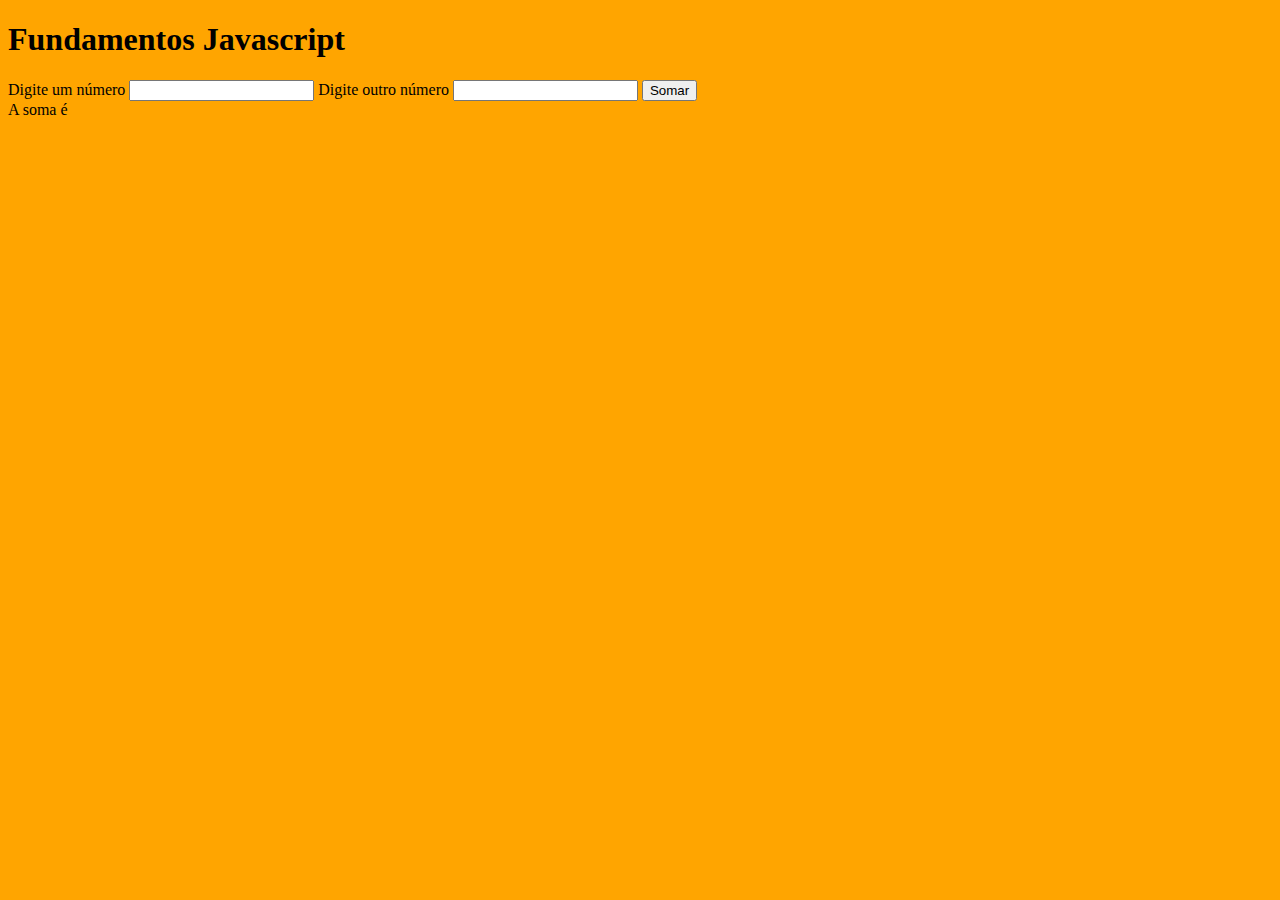
<file: fase02/index.html>
<!DOCTYPE html>
<html lang="pt-br">
<head>
    <meta charset="UTF-8">
    <meta name="viewport" content="width=device-width, initial-scale=1.0">
    <meta http-equiv="X-UA-Compatible" content="ie=edge">    
    <link rel="stylesheet" href="style.css">    
    <title>Fase 02</title>

</head>
<body>

    <h1>Fundamentos Javascript</h1>

    <form action="" method="POST">
        <label for="num1">Digite um número</label>
        <input name="num1" id="num1" onchange="somar();">
        <label for="num2">Digite outro número</label>
        <input name="num2" id="num2" onchange="somar();">
        <button onclick="somar();">Somar</button>
        <br>
        <span>A soma é</span><span id="total"></span>
    </form>    

<script src="comportamento.js"></script>
      
</body>
</html>
</file>
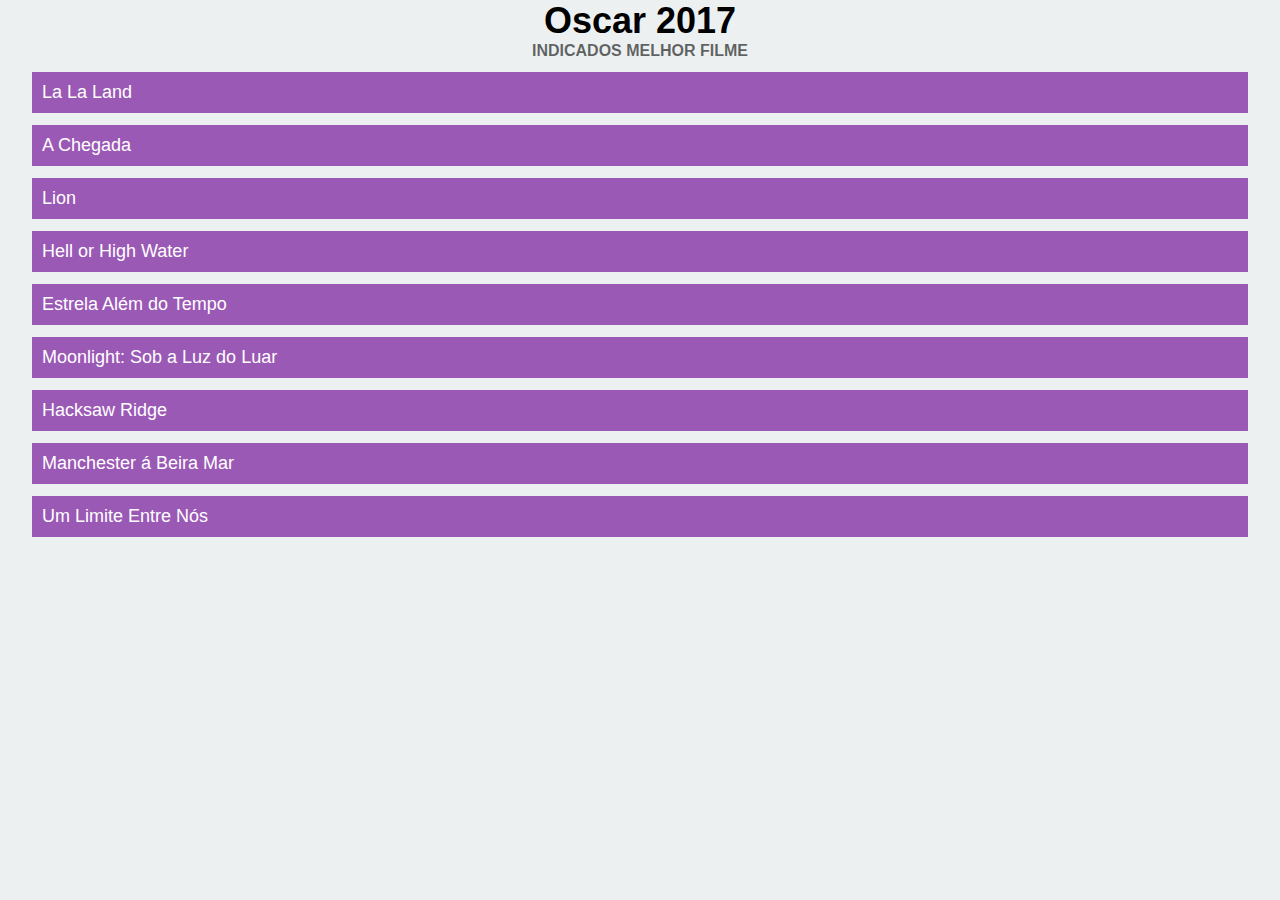
<file: projeto-001/index.html>
<!DOCTYPE html>
<html lang="pt-br">
<head>
    <meta charset="UTF-8">
    <link rel="stylesheet" href="style.css">
    <title>Oscar 2017</title>
</head>
<body>  
    <h1>Oscar 2017</h1>
    <h2>Indicados Melhor Filme</h2>

    <ul>
        <li>La La Land</li>
        <li>A Chegada</li>
        <li>Lion</li>
        <li>Hell or High Water</li>
        <li>Estrela Além do Tempo</li>
        <li>Moonlight: Sob a Luz do Luar</li>
        <li>Hacksaw Ridge</li>
        <li>Manchester á Beira Mar</li>
        <li>Um Limite Entre Nós</li>
    </ul>

</body>    
</html>
</file>
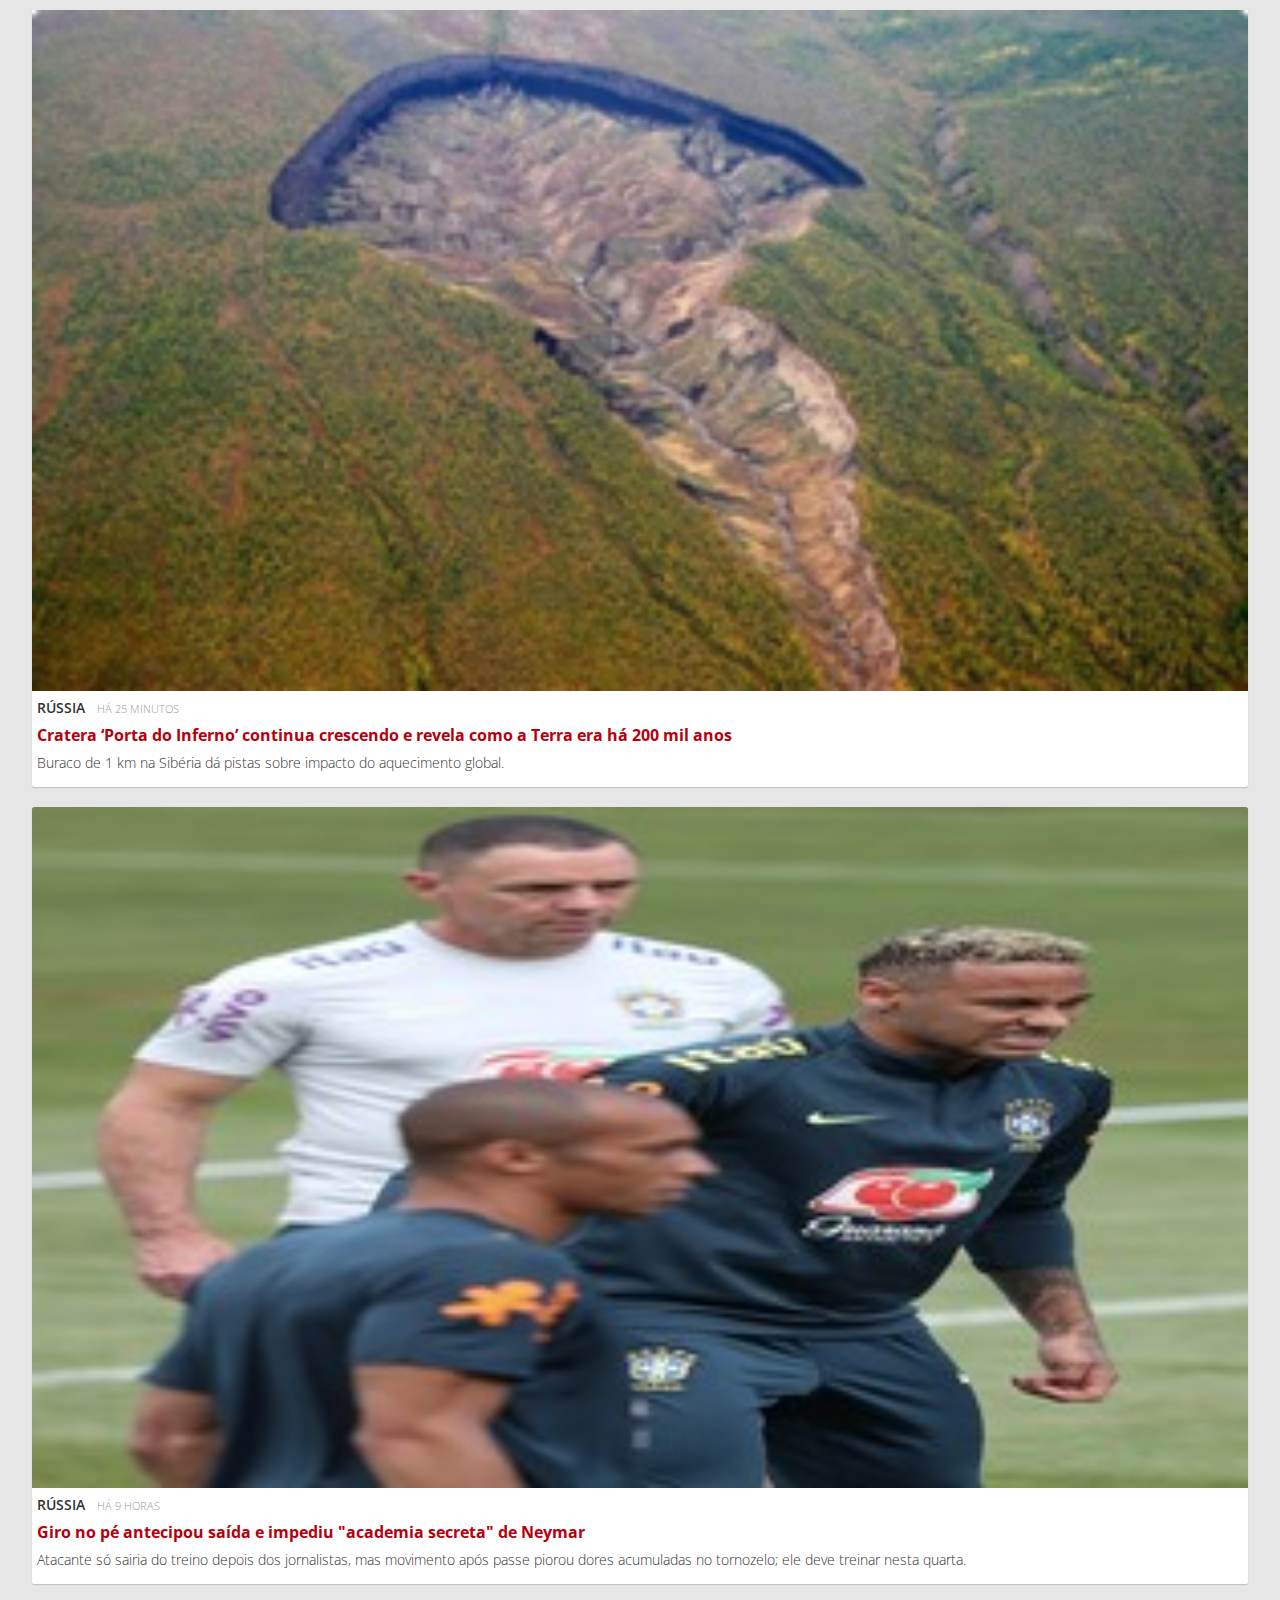
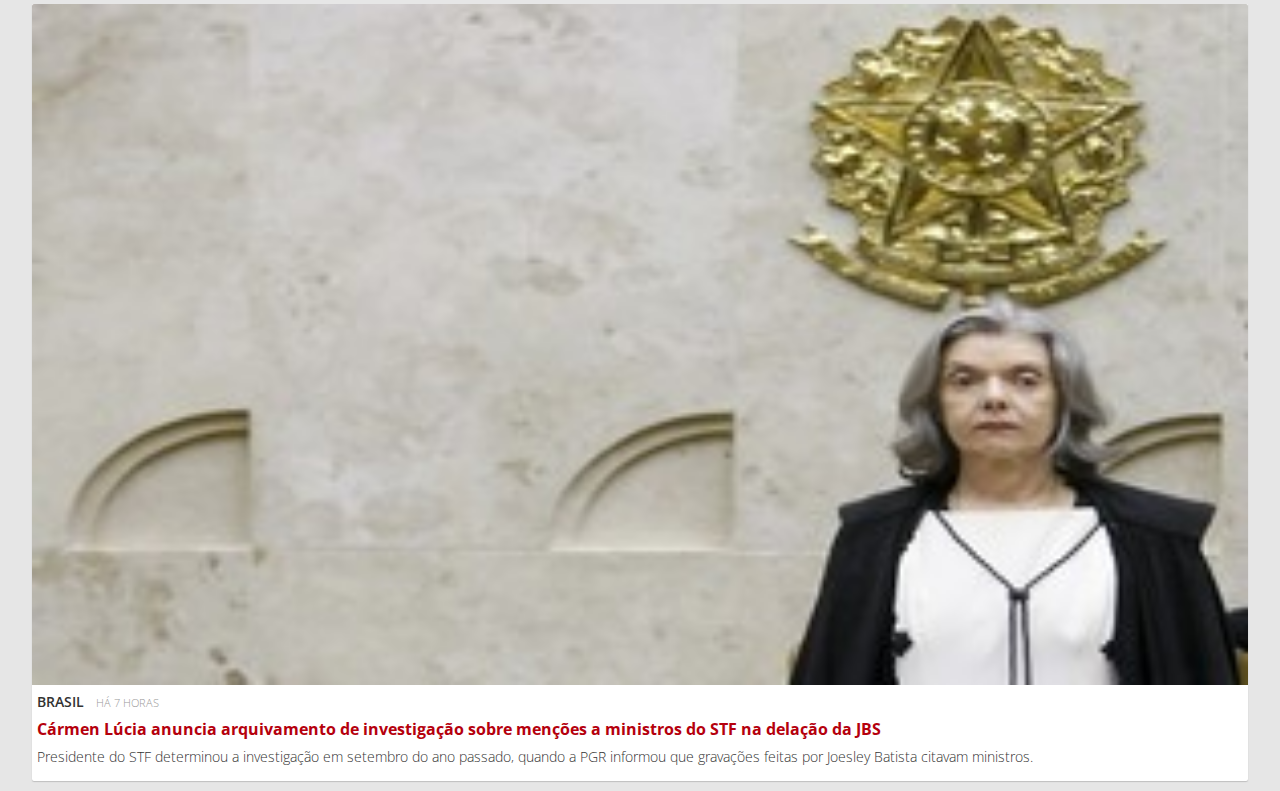
<file: projeto-002/index.html>
<!DOCTYPE html>

<html lang="pt-br">

<head>
    <meta charset="UTF-8">
    <link rel="stylesheet" href="css/style.css">
    <title>Projeto 002</title>
</head> 

<body>
    <section id="noticias"> 

        <article>           
            <a href="https://g1.globo.com/ciencia-e-saude/noticia/porta-do-inferno-a-gigantesca-cratera-que-continua-crescendo-e-revela-como-a-terra-era-ha-200-mil-anos.ghtml" target="_blank">
            <img src="imagens/cratera.png" alt="Foto Cratera Russa"> 
            </a>           
            <span class="local">Rússia</span>
            <span class="hora">Há 25 minutos</span>
            <a href="https://g1.globo.com/ciencia-e-saude/noticia/porta-do-inferno-a-gigantesca-cratera-que-continua-crescendo-e-revela-como-a-terra-era-ha-200-mil-anos.ghtml" target="_blank">
            <h2 class="titulo-not">Cratera ‘Porta do Inferno’ continua crescendo e revela como a Terra era há 200 mil anos</h2>
            </a>
            <p class="not">Buraco de 1 km na Sibéria dá pistas sobre impacto do aquecimento global.</p>
        </article>
        
        <article>
            <a href="https://globoesporte.globo.com/futebol/selecao-brasileira/noticia/giro-no-pe-antecipou-saida-e-impediu-academia-secreta-de-neymar.ghtml" target="_blank">
            <img src="imagens/neymar.jpg" alt="Foto Jogador Neymar">
            </a>
            <span class="local">Rússia</span>  
            <span class="hora">Há 9 horas</span>
            <a href="https://globoesporte.globo.com/futebol/selecao-brasileira/noticia/giro-no-pe-antecipou-saida-e-impediu-academia-secreta-de-neymar.ghtml" target="_blank">
            <h2 class="titulo-not">Giro no pé antecipou saída e impediu "academia secreta" de Neymar</h2>
            </a> 
            <p class="not">Atacante só sairia do treino depois dos jornalistas, mas movimento após passe piorou dores acumuladas no tornozelo; ele deve treinar nesta quarta.</p>                     
        </article>

        <article>
            <a href="https://g1.globo.com/politica/noticia/carmen-lucia-anuncia-arquivamento-de-investigacao-sobre-mencoes-a-ministros-do-stf-na-delacao-da-jbs.ghtml" target="_blank">
            <img src="imagens/carmen.jpg" alt="Ministra Carmem Lúcia">    
            </a>
            <span class="local">Brasil</span>
            <span class="hora">Há 7 horas</span>
            <a href="https://g1.globo.com/politica/noticia/carmen-lucia-anuncia-arquivamento-de-investigacao-sobre-mencoes-a-ministros-do-stf-na-delacao-da-jbs.ghtml" target="_blank">
            <h2 class="titulo-not">Cármen Lúcia anuncia arquivamento de investigação sobre menções a ministros do STF na delação da JBS</h2>
            </a>
            <p class="not">Presidente do STF determinou a investigação em setembro do ano passado, quando a PGR informou que gravações feitas por Joesley Batista citavam ministros.</p>
        </article>
    </section>

</body>   
</html>
</file>
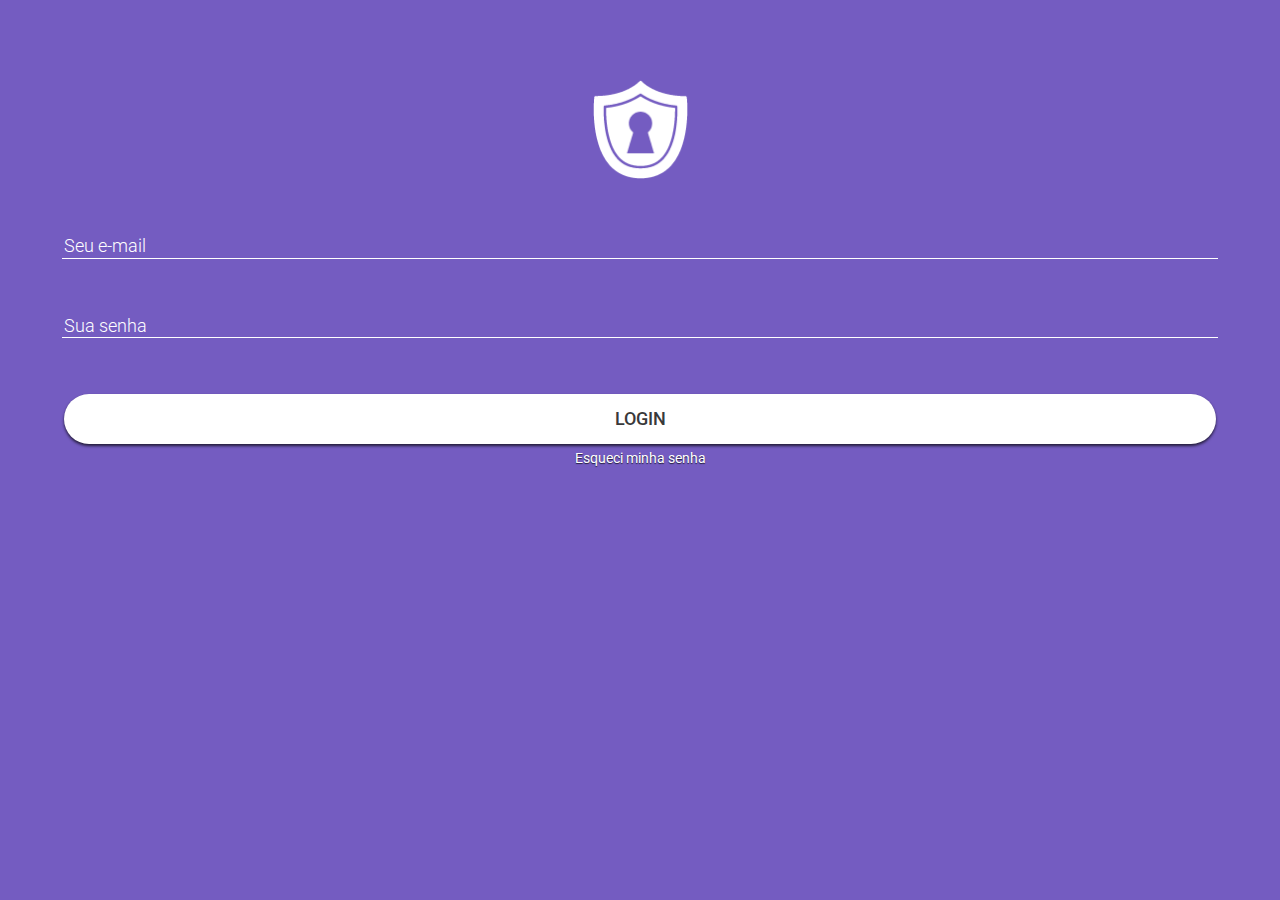
<file: projeto-003/index.html>
<!DOCTYPE html>
<html lang="pt-br">
<head>
    <meta charset="UTF-8">
    <link rel="stylesheet" href="css/normalize.css">
    <link rel="stylesheet" href="css/style.css">
    <title>Login</title>
</head>
<body>
    <div>
        <img src="imagens/logo.png" alt="Logo" width="95" width="99">
    </div>

    <form method="POST">        
        <input id="email" type="email" name="email" placeholder="Seu e-mail" autofocus required maxlength="50">
        <br/>
        <input id="senha" type="password" name="senha" placeholder="Sua senha" required maxlength="50">
        <br/>
        <input id="login" type="submit" value="Login">
        <a href="senha.html" target="_self">Esqueci minha senha</a>
    </form>
    
</body>
</html>
</file>
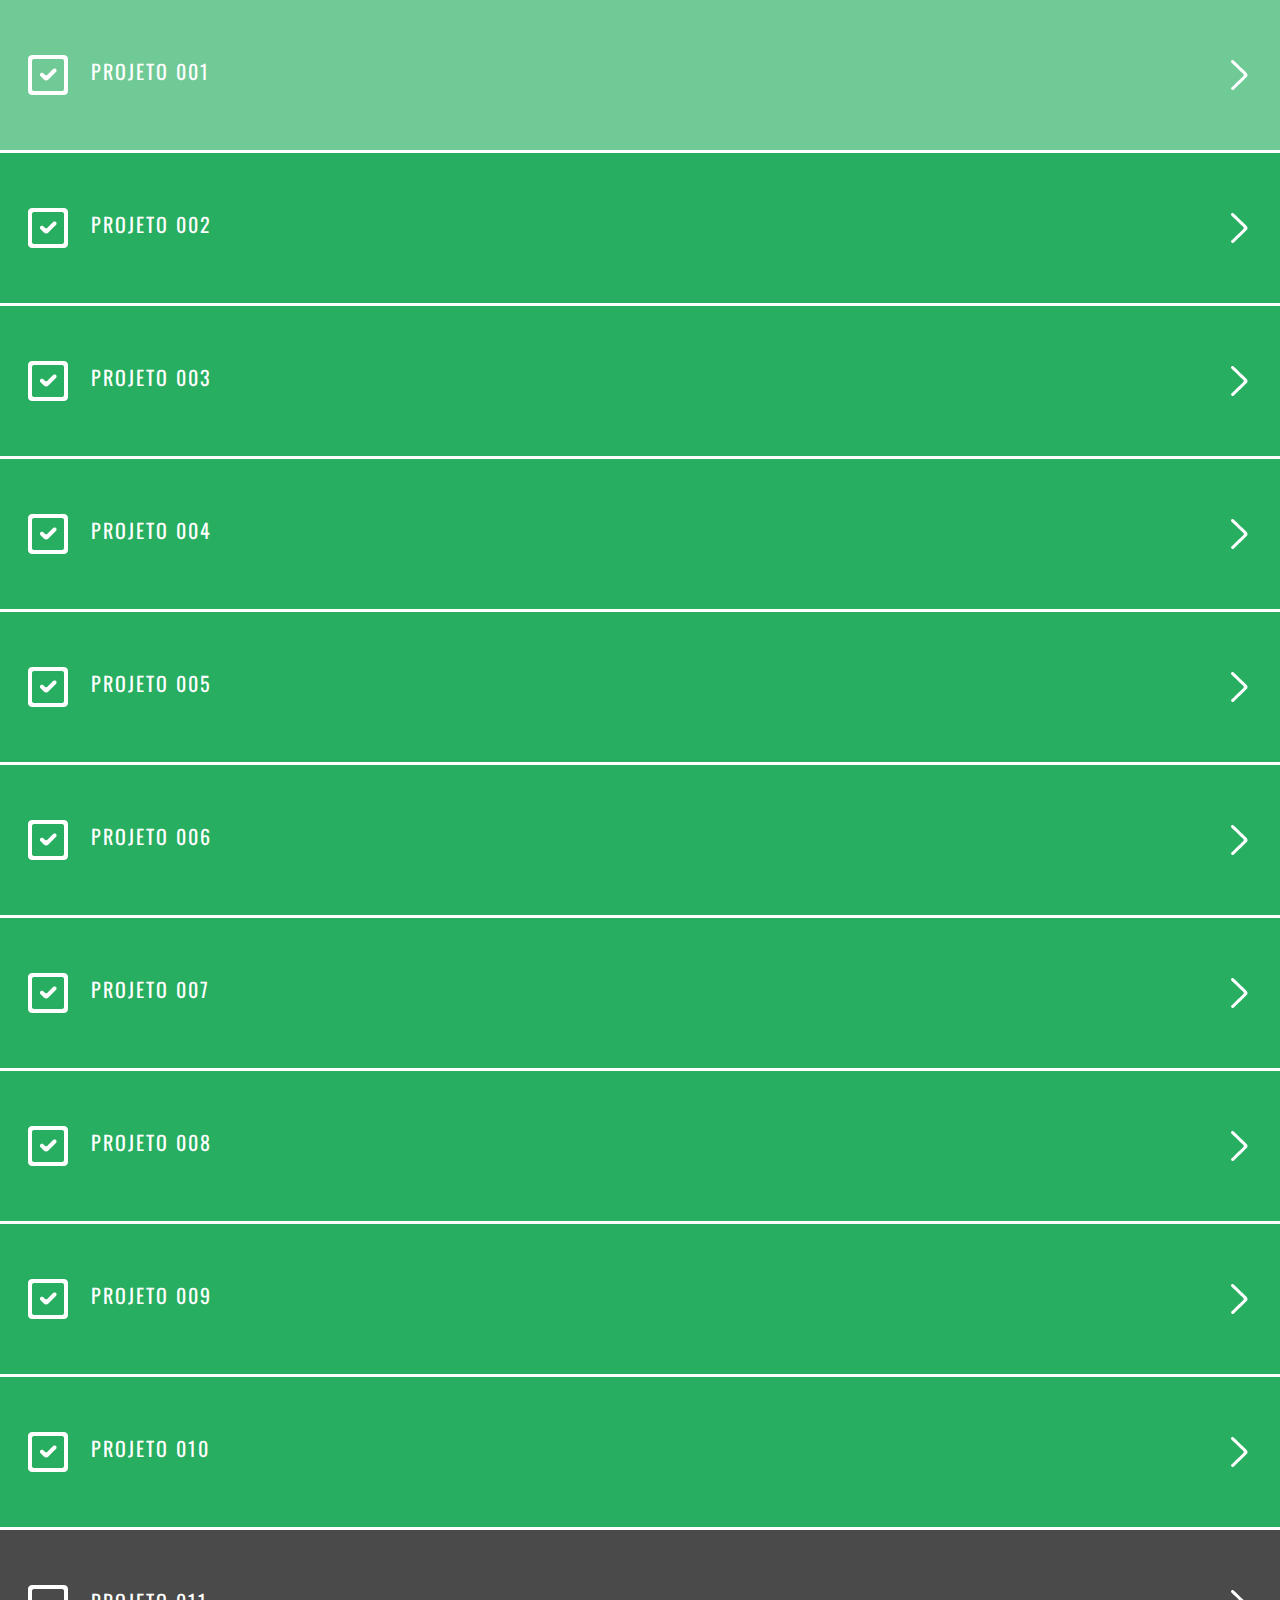
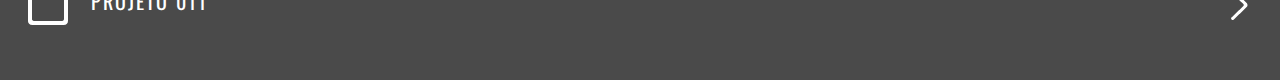
<file: projeto-004/index.html>
<!DOCTYPE html>
<html lang="pt-br">
<head>
    <meta charset="UTF-8"> 
    <link rel="stylesheet" href="css/normalize.css">
    <link rel="stylesheet" href="css/style.css">   
    <title>Projeto 004</title>
</head>
<body>
    <div>
        <ul>
            <li>                
                <a href="../projeto-001">                                                                        
                    <img class="marcacao" src="imagens/marca.png" alt="Marcação">  
                    <p>Projeto 001</p>                                                                                                      
                    <img class="seta" src="imagens/seta.png" alt="Seta">                                                                 
                </a>                
            </li>
            <li>
                <a href="../projeto-002">
                    <img class="marcacao" src="imagens/marca.png" alt="Marcação">
                    <p>Projeto 002</p>                                   
                    <img class="seta" src="imagens/seta.png" alt="Seta">
                </a>
            </li>
            <li>
                <a href="../projeto-003">
                    <img class="marcacao" src="imagens/marca.png" alt="Marcação"> 
                    <p>Projeto 003</p>                                                     
                    <img class="seta" src="imagens/seta.png" alt="Seta">
                </a>
            </li>
            <li>
                <a href="../projeto-004">
                    <img class="marcacao" src="imagens/marca.png" alt="Marcação">
                    <p>Projeto 004</p>                                    
                    <img class="seta" src="imagens/seta.png" alt="Seta">                               
                </a>
            </li>
            <li>
                <a href="../projeto-005">
                    <img class="marcacao" src="imagens/marca.png" alt="Marcação"> 
                    <p>Projeto 005</p>                                                     
                    <img class="seta" src="imagens/seta.png" alt="Seta">
                </a>
            </li>
            <li>
                <a href="../projeto-006">
                    <img class="marcacao" src="imagens/marca.png" alt="Marcação"> 
                    <p>Projeto 006</p>                                                     
                    <img class="seta" src="imagens/seta.png" alt="Seta">
                </a>
            </li>
            <li>
                <a href="../projeto-007">
                    <img class="marcacao" src="imagens/marca.png" alt="Marcação"> 
                    <p>Projeto 007</p>                                                     
                    <img class="seta" src="imagens/seta.png" alt="Seta">
                </a>
            </li>
            <li>
                <a href="../projeto-008">
                    <img class="marcacao" src="imagens/marca.png" alt="Marcação"> 
                    <p>Projeto 008</p>                                                     
                    <img class="seta" src="imagens/seta.png" alt="Seta">
                </a>
            </li>
            <li>
                <a href="../projeto-009">
                    <img class="marcacao" src="imagens/marca.png" alt="Marcação"> 
                    <p>Projeto 009</p>                                                     
                    <img class="seta" src="imagens/seta.png" alt="Seta">
                </a>
            </li>
            <li>
                <a href="../projeto-010">
                    <img class="marcacao" src="imagens/marca.png" alt="Marcação"> 
                    <p>Projeto 010</p>                                                     
                    <img class="seta" src="imagens/seta.png" alt="Seta">
                </a>
            </li>
            <li class="naofinalizado">
                <a href="../projeto-011">
                    <img class="marcacao" src="imagens/quadrado.png" alt="Quadrado"> 
                    <p>Projeto 011</p>                                                     
                    <img class="seta" src="imagens/seta.png" alt="Seta">
                </a>
            </li>
        </ul>
    </div>    
</body>
</html>
</file>
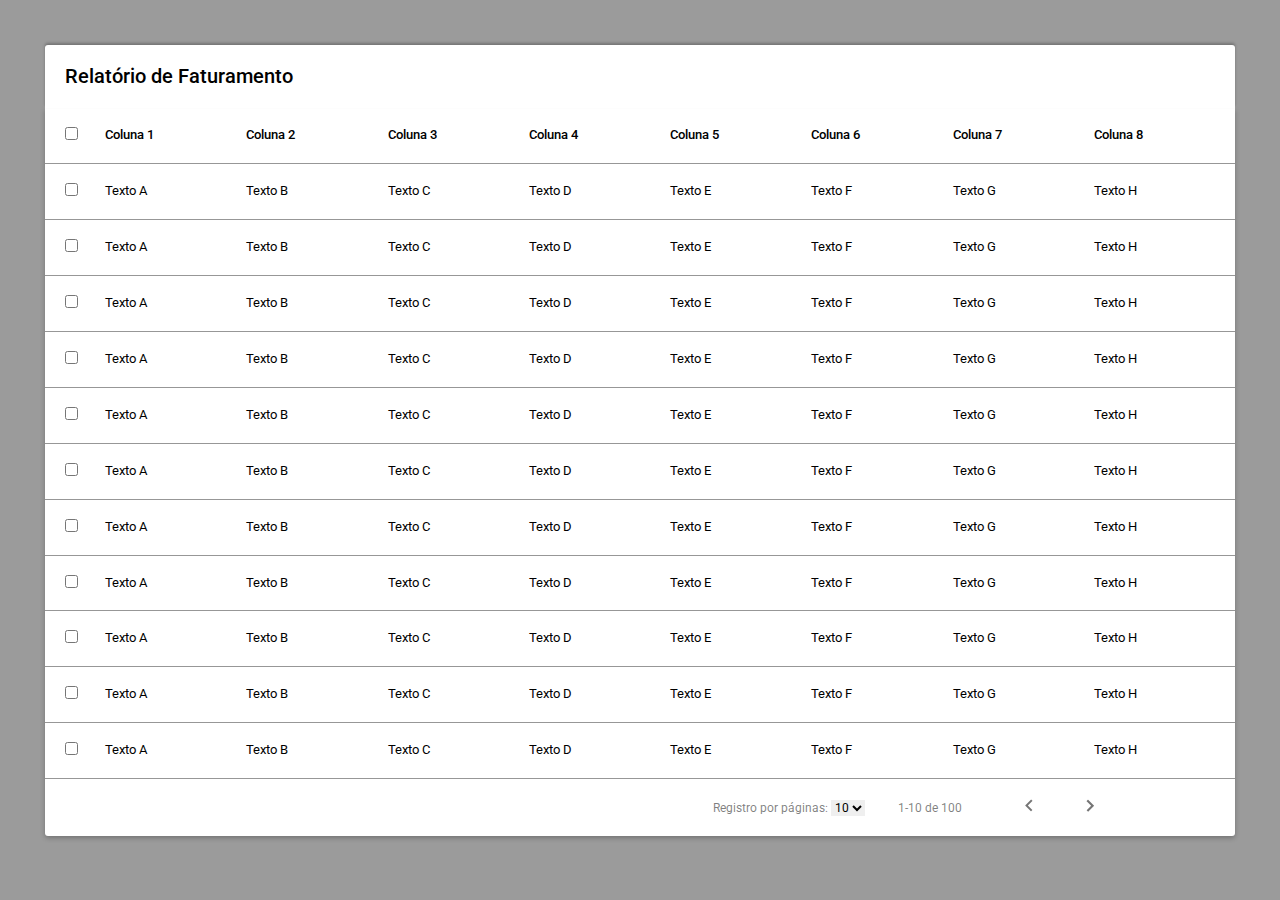
<file: projeto-005/index.html>
<!DOCTYPE html>
<html lang="pt-br">
<head>
    <meta charset="UTF-8">
    <link rel="stylesheet" href="css/normalize.css">
    <link rel="stylesheet" href="css/style.css">
    <title>Projeto 005</title>
</head>
<body>       
    <table>
    <caption>Relatório de Faturamento</caption>                         
        <thead>                                       
            <tr> 
                <th class="box"><input type="checkbox" name="colunas" value="colunas"></th>              
                <th>Coluna 1</th>
                <th>Coluna 2</th>
                <th>Coluna 3</th>
                <th>Coluna 4</th>
                <th>Coluna 5</th>
                <th>Coluna 6</th>
                <th>Coluna 7</th>
                <th>Coluna 8</th>            
            </tr>
        </thead>
        <tbody>
            <tr>            
                <td class="box"><input type="checkbox" name="linha1" value="linha1"></td>
                <td>Texto A</td>
                <td>Texto B</td>
                <td>Texto C</td>
                <td>Texto D</td>
                <td>Texto E</td>
                <td>Texto F</td>
                <td>Texto G</td>
                <td>Texto H</td>            
            </tr>
            <tr>            
                <td class="box"><input type="checkbox" name="linha2" value="linha2"></td>
                <td>Texto A</td>
                <td>Texto B</td>
                <td>Texto C</td>
                <td>Texto D</td>
                <td>Texto E</td>
                <td>Texto F</td>
                <td>Texto G</td>
                <td>Texto H</td>            
            </tr>               
            <tr>            
                <td class="box"><input type="checkbox" name="linha3" value="linha3"></td>
                <td>Texto A</td>
                <td>Texto B</td>
                <td>Texto C</td>
                <td>Texto D</td>
                <td>Texto E</td>
                <td>Texto F</td>
                <td>Texto G</td>
                <td>Texto H</td>            
            </tr>
            <tr>            
                <td class="box"><input type="checkbox" name="linha4" value="linha4"></td>
                <td>Texto A</td>
                <td>Texto B</td>
                <td>Texto C</td>
                <td>Texto D</td>
                <td>Texto E</td>
                <td>Texto F</td>
                <td>Texto G</td>
                <td>Texto H</td>            
            </tr>
            <tr>            
                <td class="box"><input type="checkbox" name="linha5" value="linha5"></td>
                <td>Texto A</td>
                <td>Texto B</td>
                <td>Texto C</td>
                <td>Texto D</td>
                <td>Texto E</td>
                <td>Texto F</td>
                <td>Texto G</td>
                <td>Texto H</td>            
            </tr>
            <tr>            
                <td class="box"><input type="checkbox" name="linha6" value="linha6"></td>
                <td>Texto A</td>
                <td>Texto B</td>
                <td>Texto C</td>
                <td>Texto D</td>
                <td>Texto E</td>
                <td>Texto F</td>
                <td>Texto G</td>
                <td>Texto H</td>            
            </tr>
            <tr>            
                <td class="box"><input type="checkbox" name="linha7" value="linha7"></td>
                <td>Texto A</td>
                <td>Texto B</td>
                <td>Texto C</td>
                <td>Texto D</td>
                <td>Texto E</td>
                <td>Texto F</td>
                <td>Texto G</td>
                <td>Texto H</td>            
            </tr>
            <tr>            
                <td class="box"><input type="checkbox" name="linha8" value="linha8"></td>
                <td>Texto A</td>
                <td>Texto B</td>
                <td>Texto C</td>
                <td>Texto D</td>
                <td>Texto E</td>
                <td>Texto F</td>
                <td>Texto G</td>
                <td>Texto H</td>            
            </tr>
            <tr>            
                <td class="box"><input type="checkbox" name="linha9"  value="linha9"></td>
                <td>Texto A</td>
                <td>Texto B</td>
                <td>Texto C</td>
                <td>Texto D</td>
                <td>Texto E</td>
                <td>Texto F</td>
                 <td>Texto G</td>
                <td>Texto H</td>            
            </tr>
            <tr>            
                <td class="box"><input type="checkbox" name="linha10" value="linha10"></td>
                <td>Texto A</td>
                <td>Texto B</td>
                <td>Texto C</td>
                <td>Texto D</td>
                <td>Texto E</td>
                <td>Texto F</td>
                <td>Texto G</td>
                <td>Texto H</td>            
            </tr>
            <tr>            
                <td class="box"><input type="checkbox" name="linha11" value="linha11"></td>
                <td>Texto A</td>
                <td>Texto B</td>
                <td>Texto C</td>
                <td>Texto D</td>
                <td>Texto E</td>
                <td>Texto F</td>
                <td>Texto G</td>
                <td>Texto H</td>            
            </tr>
        </tbody>
        <tfoot>
            <tr>
                <td colspan="8">
                    Registro por páginas:                              
                    <select name="paginas" id="selectpages">
                        <option value="10">10</option>
                        <option value="20">20</option>
                        <option value="30">30</option>
                    </select>                                     
                    <span>1-10 de 100</span>
                    <a href="#"><img src="imagens/seteesq.png" alt="Seta esquerda"></a>                   
                    <a href="#"><img src="imagens/setadir.png" alt="Seta direita"></a>
                </td>                               
            </tr>
        </tfoot>
    </table>    
</body>
</html>
</file>
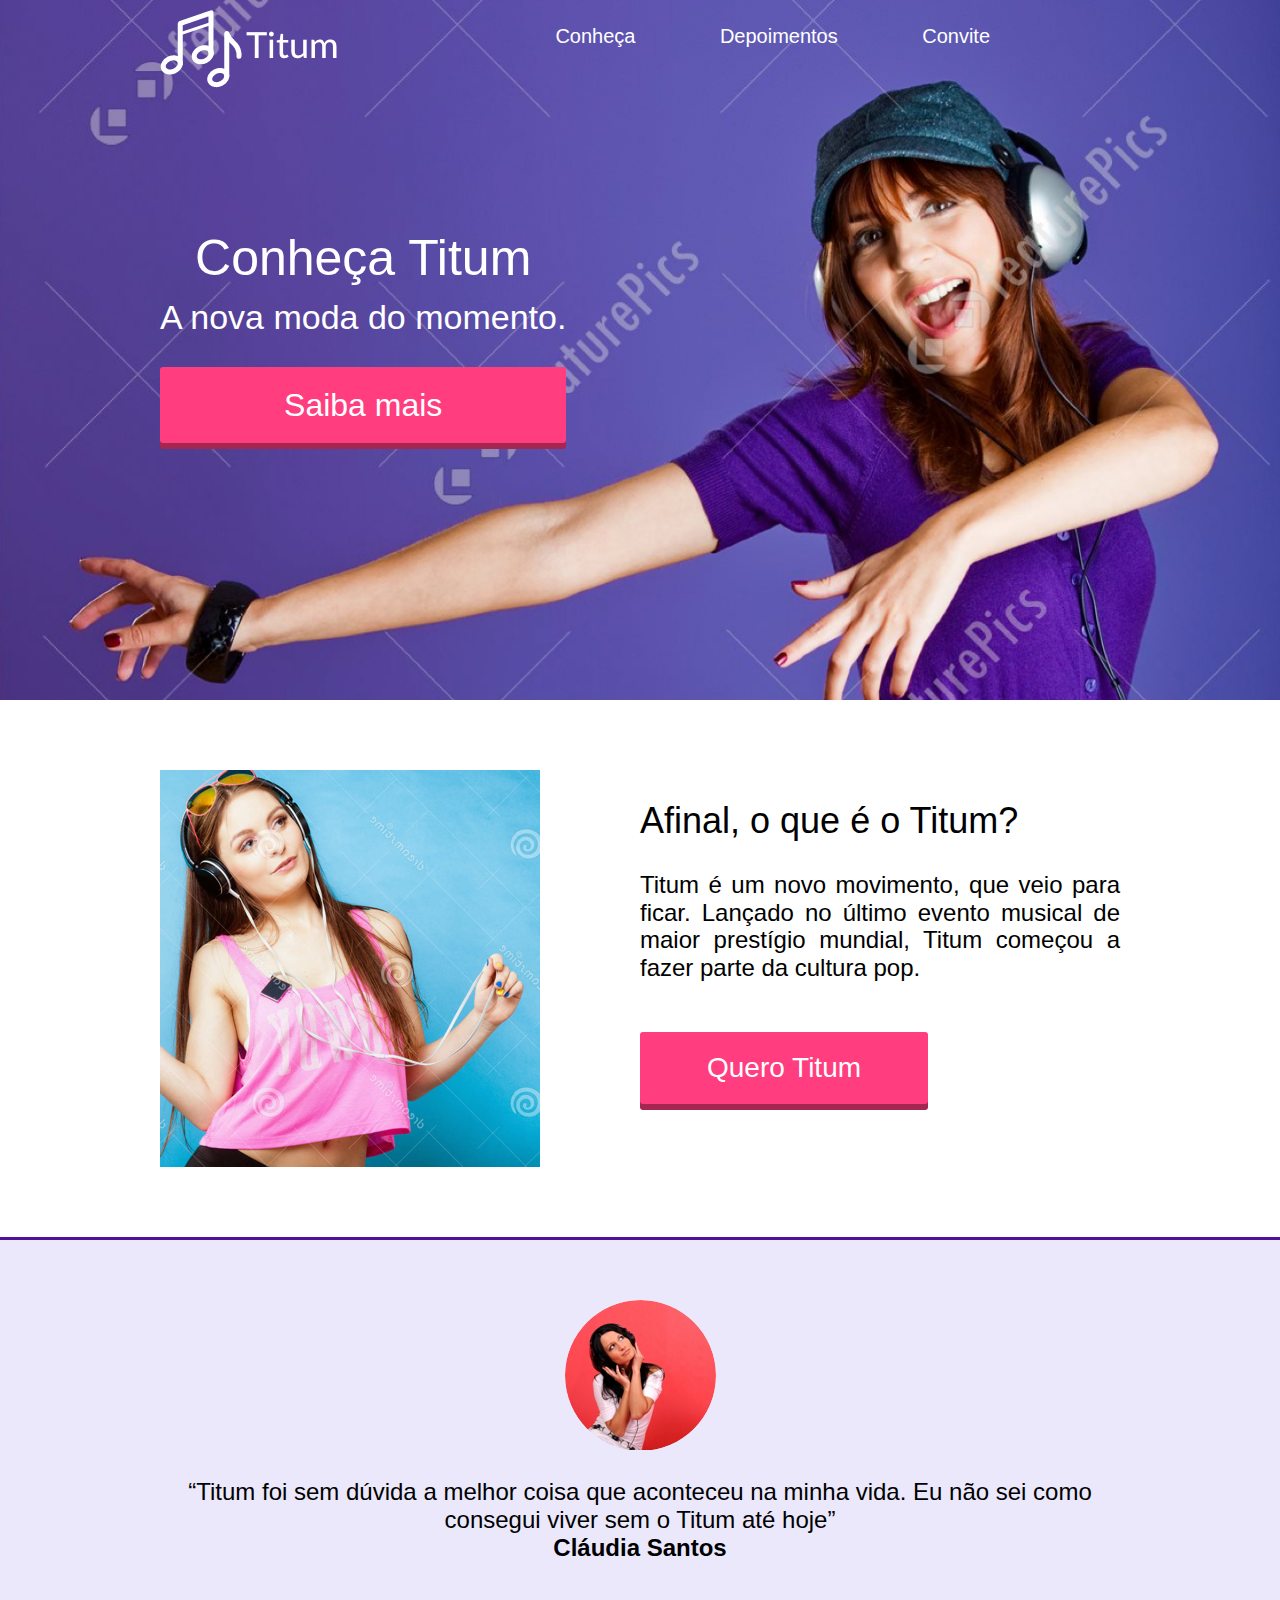
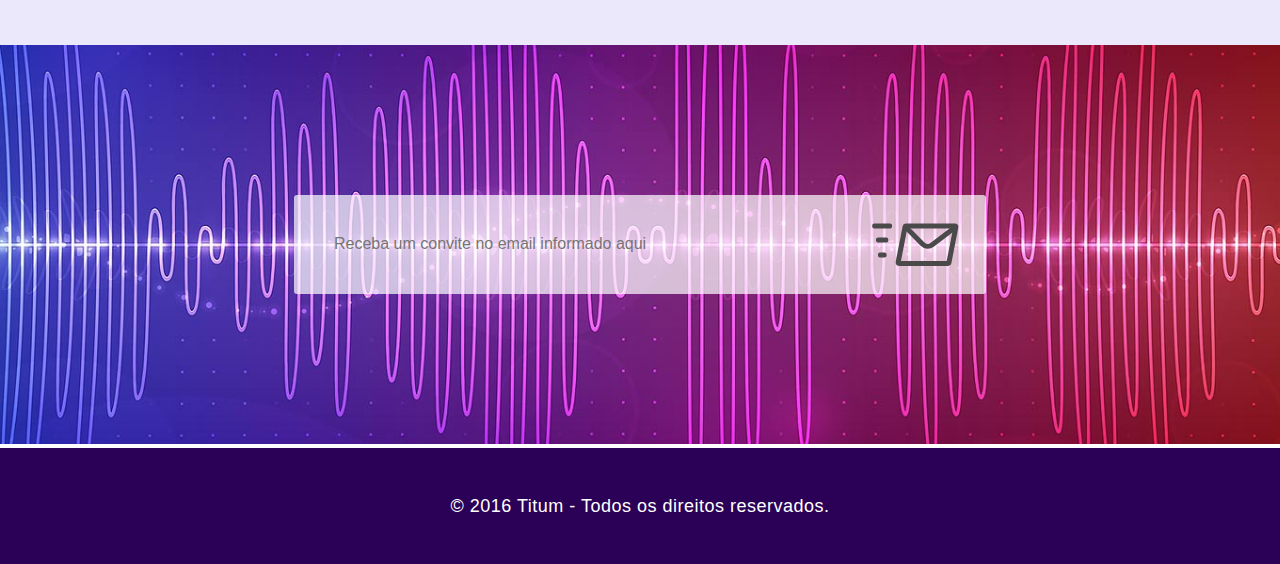
<file: projeto-007/index.html>
<!DOCTYPE html>
<html lang="pt-br">
<head>
    <meta charset="UTF-8">
    <meta name="viewport" content="width=device-width, initial-scale=1.0">
    <link rel="stylesheet" href="css/normalize.css">
    <link rel="stylesheet" href="css/style.css">
    <link href="https://fonts.googleapis.com/css?family=Lato:300,400,700" rel="stylesheet">
    <title>Projeto 007</title>
</head>
<body>
    <header id="cabecalho">
        <div class="container">            
            <h1>
                <span>Titum</span>
            </h1>
            <nav id="menu">
                <ul>
                    <li><a href="#conheca">Conheça</a></li>
                    <li><a href="#depoimentos">Depoimentos</a></li>
                    <li><a href="#convite">Convite</a></li>
                </ul>
            </nav>
        </div>
    </header>
    <section id="topo">
        <div class="container">
            <div class="chamada">
                <h2>Conheça Titum</h2>
                <p>A nova moda do momento.</p>
                <a href="#conheca">Saiba mais</a>
            </div>            
        </div>
    </section>
    <section id="conheca">
        <div class="container"> 
            <img src="imagens/garota.png" alt="Garota Escutado Música" width="380px" height="397px">
            <div class="texto"> 
                <h2>Afinal, o que é o Titum?</h2> 
                <p>Titum é um novo movimento, que veio para ficar. Lançado no último evento musical de maior prestígio mundial, Titum começou a fazer parte da cultura pop.</p> 
                <a href="#convite">Quero Titum</a> 
            </div>       
        </div>       
    </section>
    <section id="depoimentos">
        <div class="container"> 
            <img src="imagens/mulher.png" alt="Uma Mulher">
            <p>“Titum foi sem dúvida a melhor coisa que aconteceu na minha vida. Eu não sei como consegui viver sem o Titum até hoje”
                  <br/><strong>Cláudia Santos</strong></p>           
        </div>
    </section>
    <section id="convite">
        <div class="container">
            <form>
                <input type="email" name="email" required="required" placeholder="Receba um convite no email informado aqui">
                <button type="submit"><span>Enviar</span></button>
            </form>
        </div>
    </section>
    <footer id="rodape">
        <div class="container">
            <p>© 2016 Titum - Todos os direitos reservados.</p>
        </div>
    </footer>   
</body>
</html>
</file>
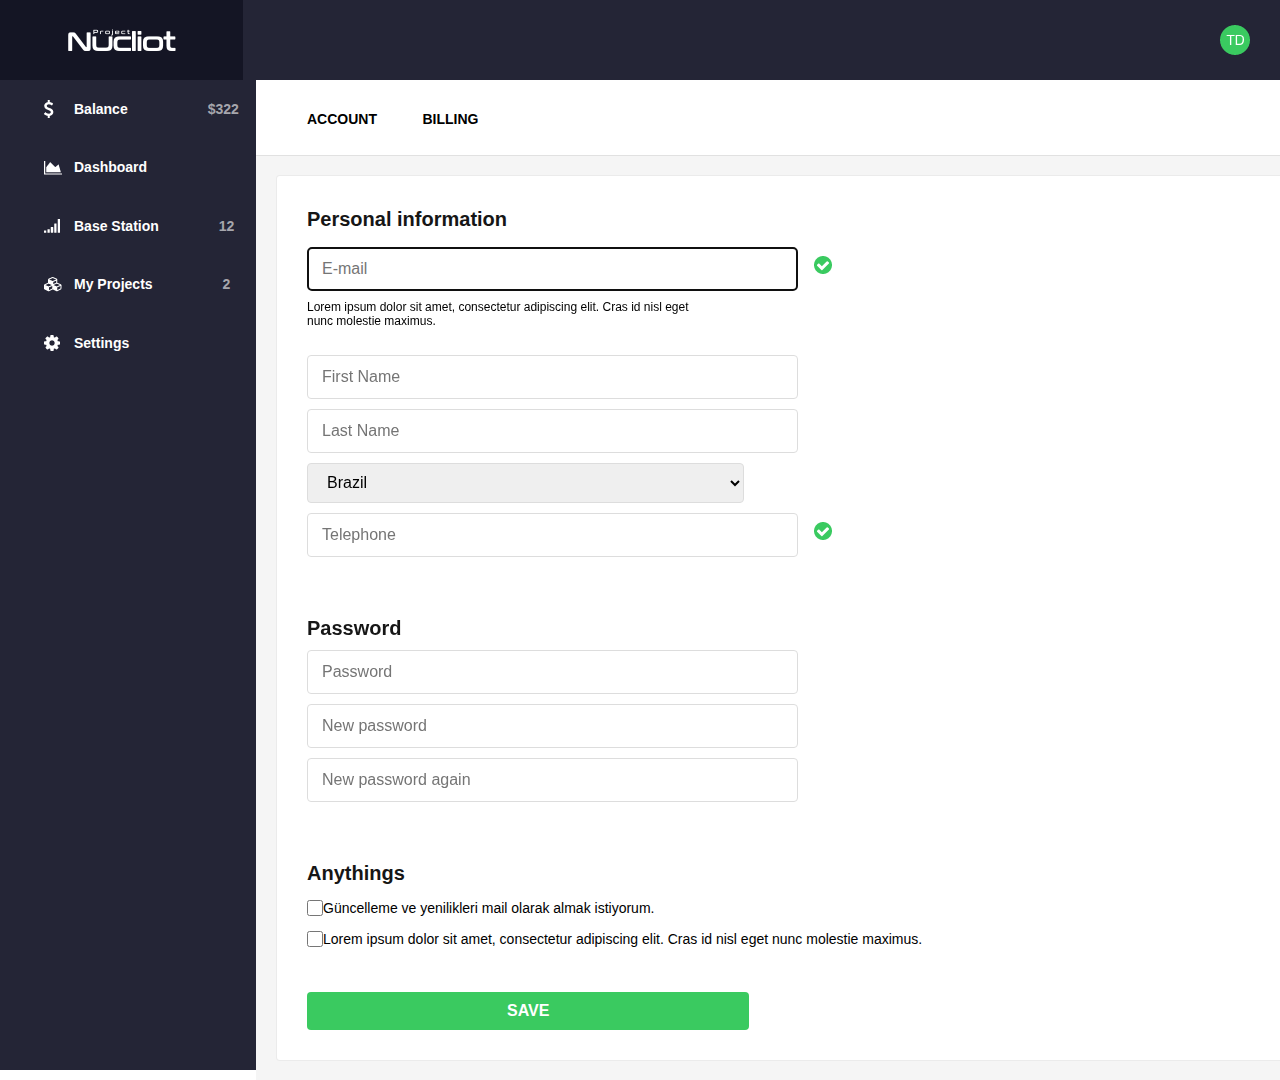
<file: projeto-008/index.html>
<!DOCTYPE html>
<html lang="pt-br">
<head>
    <meta charset="UTF-8">
    <meta name="viewport" content="width=device-width, initial-scale=1.0">
    <link rel="stylesheet" href="css/normalize.css">
    <link rel="stylesheet" href="css/style.css">
    <title>Projeto-008</title>
</head>
<body>
<div class="container">

    <header>
      <div id="header">            
        <h1>
          <span>Logo</span>            
        </h1> 
        <div id="img">   
          <a href="#"><img src="imagens/botao-v.png" alt="Botão verde" width="30px" height="30px"></a>
        </div>
      </div>       
    </header>

    <section>
      <div id="section">  
        <header>
          <nav>
            <ul>
              <li><a href="#">Account</a></li>
              <li><a href="#">Billing</a></li>
            </ul>
          </nav>    
        </header>
        <div id="form">          
          <form method="post">
            <h2>Personal information</h2>
              <input type="email" name="email" required autofocus placeholder="E-mail" size="50">
                <img src="imagens/mark.png" alt="Marcação" width="18px" height="18px"> 
                <p>Lorem ipsum dolor sit amet, consectetur adipiscing elit. Cras id nisl eget nunc molestie maximus.</p> 
              <input type="text" name="firstname" required  maxlength="50" placeholder="First Name" size="50">
              <br/>
              <input type="text" name="lastname" required maxlength="60" placeholder="Last Name" size="50">
              <br/>
            <select name="country" style="width: 437px;">
              <option value="brazil">Brazil</option>
              <option value="newzealand">New Zealand</option>
            </select>
            <br/>
              <input type="tel" name="telephone" required placeholder="Telephone" size="50">
                <img src="imagens/mark.png" alt="Marcação" width="18px" height="18px">
            <h2 id="pass">Password</h2>
              <input type="password" name="currentpassword" required placeholder="Password" size="50">
              <br/>  
              <input type="password" name="newpassword" required placeholder="New password" size="50">
              <br/>
              <input type="password" name="newpassword" required placeholder="New password again" size="50"> 
            <h2 id="any">Anythings</h2> 
              <input type="checkbox" name="check1" class="check">
              <label>Güncelleme ve yenilikleri mail olarak almak istiyorum.</label>
              <br/>             
              <input type="checkbox" name="check2" class="check">            
              <label>Lorem ipsum dolor sit amet, consectetur adipiscing elit. Cras id nisl eget nunc molestie maximus.</label>
              <br/>             
            <button type="submit">Save</button>      
            </form>
        </div>
      </div>           
    </section>      

    <aside> 
      <div id="menu">                              
        <nav>        
          <ul>
            <li id="balance"><a href="#"><span>Balance</span><small>$322</small></a></li>
            <li id="dash"><a href="#">Dashboard</a></li>
            <li id="base"><a href="#"><span>Base Station</span><small>12</small></a></li>
            <li id="projects"><a href="#"><span>My Projects</span><small>2</small></a></li>
            <li id="settings"><a href="#">Settings</a></li>
          </ul>
        </div>    
      </nav>                        
    </aside>   

</div>
</body>
</html>
</file>
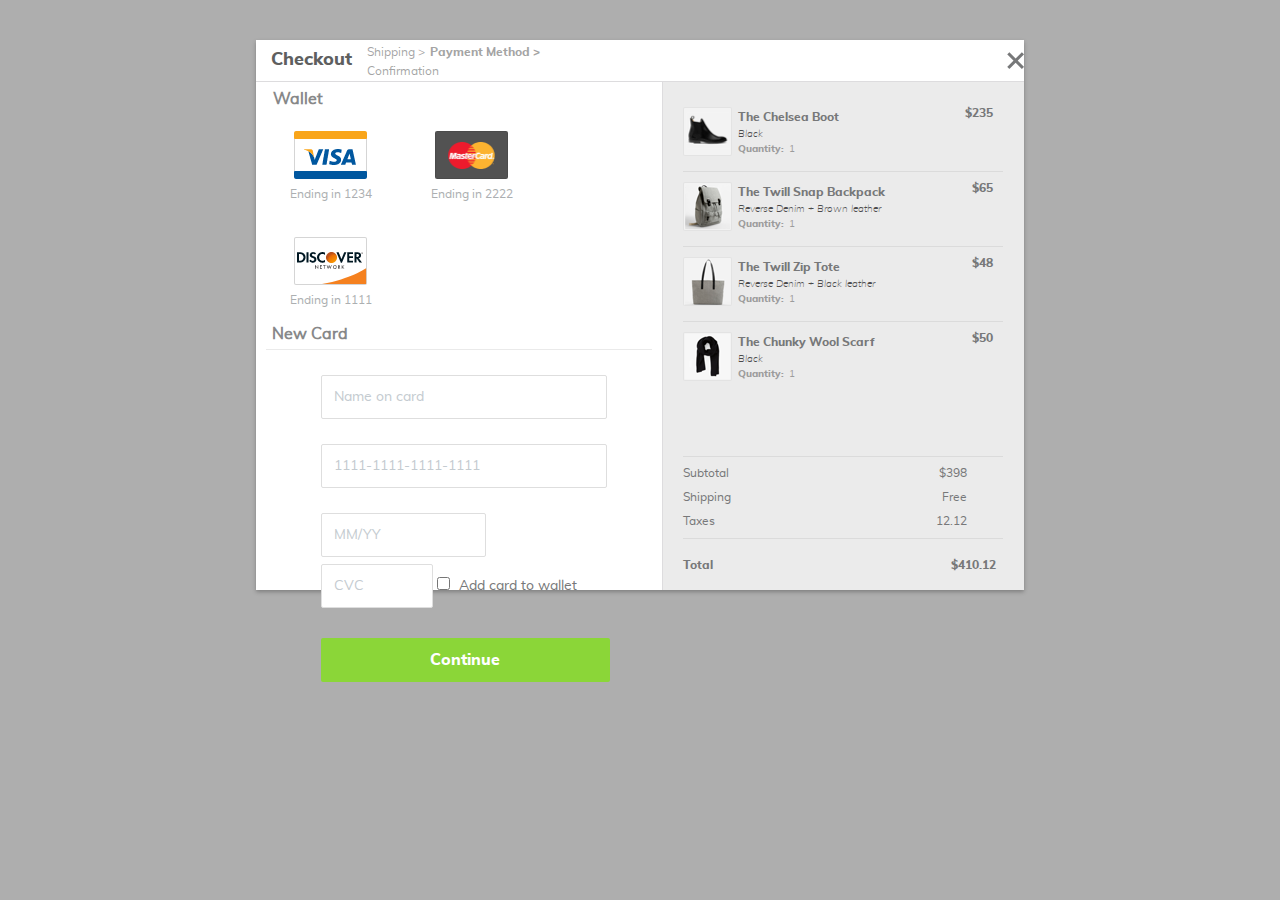
<file: projeto-009/index.html>
<!DOCTYPE html>
<html lang="pt-bt">
<head>
    <meta charset="UTF-8">
    <meta name="viewport" content="width=device-width, initial-scale=1.0">
    <link rel="stylesheet" href="css/normalize.css">
    <link rel="stylesheet" href="css/style.css">
    <title>Projeto 009</title>
</head>
<body>

<div class="checkout">
     
      <header>      
        <h2>Checkout</h2>
          <ul>
            <li><a href="#">Shipping ></a></li>
            <li id="payment"><a href="#">Payment Method ></a></li>
            <li><a href="#">Confirmation</a></li>
        </ul>
        <a href="#" id="fechar"><span>Fechar</span></a>
      </header>       
      
      <section class="cards">      
          <h3>Wallet</h3>
            <div class="cardflag">
              <img src="imagens/cardvisa.png" alt="Visa Card" width="73px" height="48px">
              <span>Ending in 1234</span>
            </div>
            <div class="cardflag">
              <img src="imagens/cardmaster.png" alt="Master Card" width="73px" height="48px">
              <span>Ending in 2222</span>
            </div>
            <div class="cardflag">
              <img src="imagens/carddisc.png" alt="Discover Card" width="73px" height="48px">
              <span>Ending in 1111</span>
            </div>
            <h3 id="nc">New Card</h3>            
              <form action="#" method="post">                
                <input type="text" name="namecard" class="namenumber" required placeholder="Name on card"> 
                <input type="text" name="numbercard" class="namenumber" required maxlength="16" placeholder="1111-1111-1111-1111">
                <input type="number" name="cardexpiringdate" class="va" required maxlength="4" placeholder="MM/YY">
                <input type="number" name="securitycode" class="cod" required maxlength="3" placeholder="CVC">            
                <input type="checkbox" name="addcard" class="check" required>
                <label for="addcard">Add card to wallet</label>
                <button type="submit">Continue</button>
              </form>
      </section>

      <section class="products">          
        <p class="bota">                         
          <span class="productname">The Chelsea Boot</span>
          <span class="value">$235</span><span class="color">Black</span>
          <span class="quantity">Quantity:<span class="number">1</span></span>
        </p>        
        <p class="mochila">          
          <span class="productname">The Twill Snap Backpack</span>
          <span class="value">$65</span>
          <span class="color">Reverse Denim + Brown leather</span>
          <span class="quantity">Quantity:<span class="number">1</span></span>     
        </p> 
        <p class="bolsa">          
          <span class="productname">The Twill Zip Tote</span>
          <span class="value">$48</span>
          <span class="color">Reverse Denim + Black leather</span>
          <span class="quantity">Quantity:<span class="number">1</span></span>
        </p>
        <p class="cachecol">          
          <span class="productname">The Chunky Wool Scarf</span>
          <span class="value">$50</span>
          <span class="color">Black</span><span class="quantity">Quantity:<span class="number">1</span></span>
        </p>
        <span class="subtotal">Subtotal<span class="a1">$398</span></span>
        <span class="subtotal">Shipping<span class="a1">Free</span></span>
        <span class="subtotal">Taxes<span class="a1">12.12</span></span>
        <h3>Total<span>$410.12</span></h3>  
      </section>

</div>      
</body>
</html>
</file>
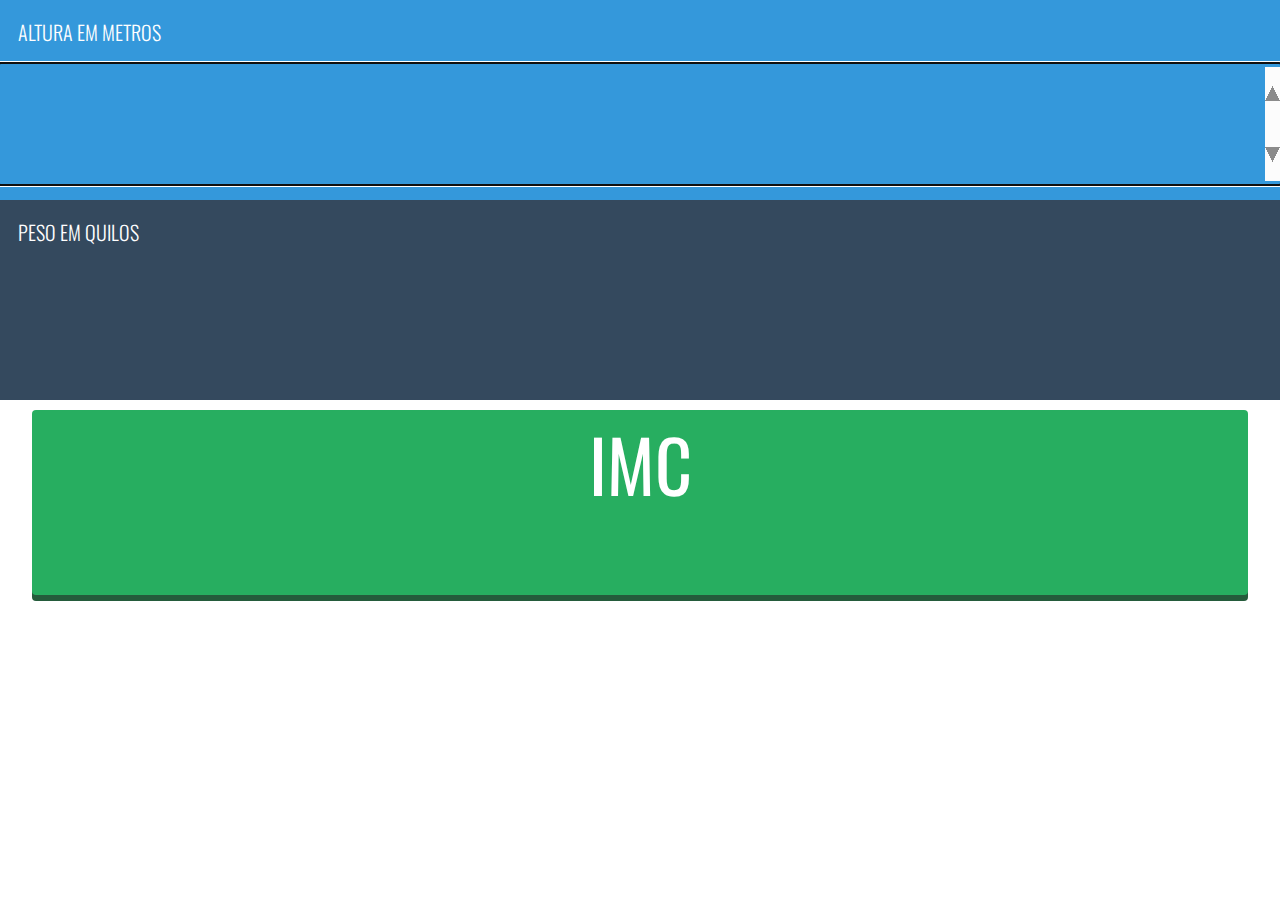
<file: projeto-011/index.html>
<!DOCTYPE html>

<html lang="pt-br">
<head>
    <meta charset="UTF-8">
    <meta name="viewport" content="width=device-width, initial-scale=1.0">
    <link href="https://fonts.googleapis.com/css?family=Oswald:300" rel="stylesheet">
    <link rel="stylesheet" href="css/style.css">
    <title>Calculadora IMC</title>
</head>    

<body>

    <form action="">

        <div class="altura">
            <h2>Altura em metros</h2>
            <input type="number" name="alt" id="alt" required autofocus>
        </div>

        <div class="peso">
            <h2>Peso em quilos</h2>
            <input type="number" name="peso" id="pes" required>
        </div>

        <a href="imc.html" target="_self">IMC</a>

    </form>

    <script src="js/comportamento.js"></script>
</body>
</html>
</file>
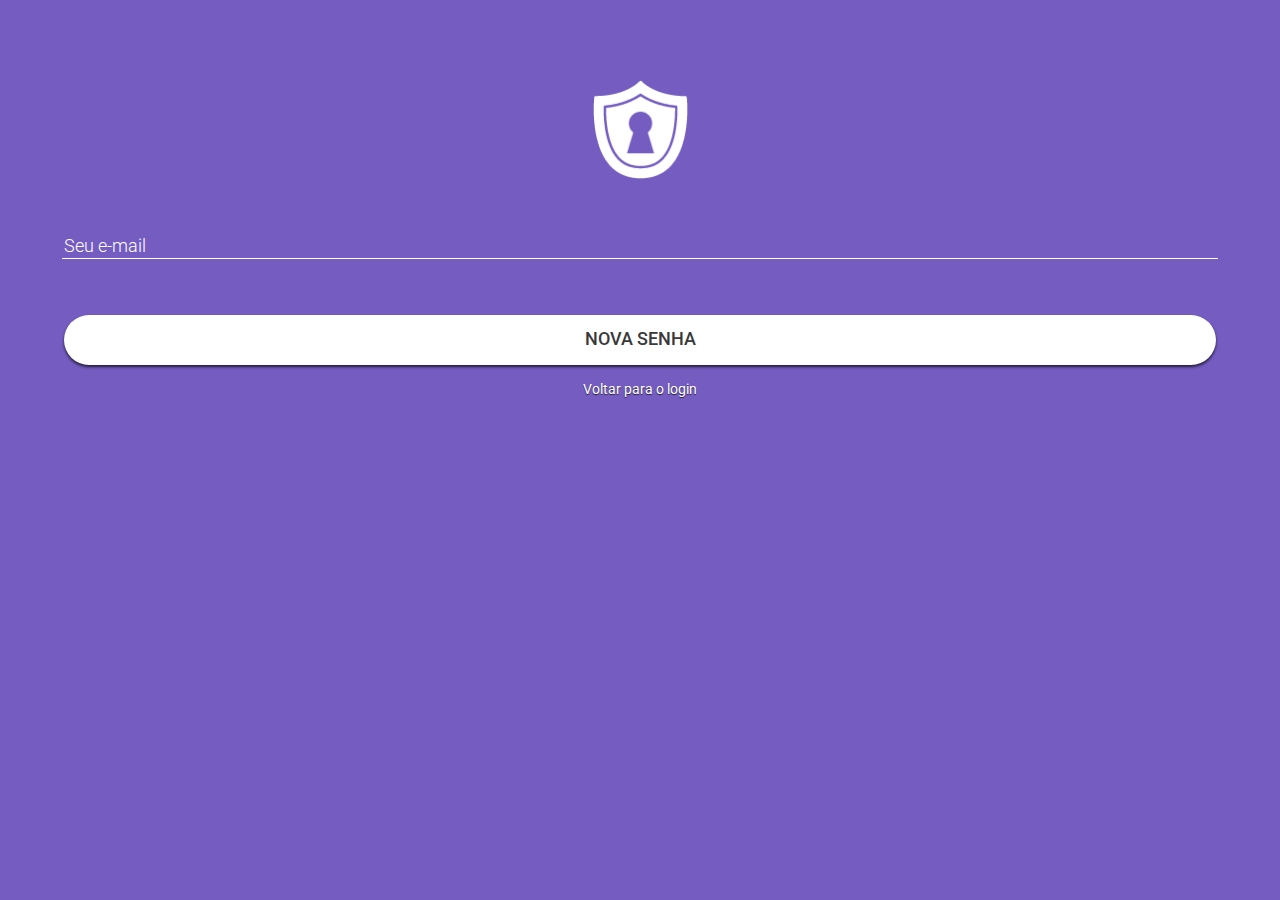
<file: projeto-003/senha.html>
<!DOCTYPE html>
<html lang="pt-br">
<head>
    <meta charset="UTF-8">
    <link rel="stylesheet" href="css/normalize.css">
    <link rel="stylesheet" href="css/style.css">
    <title>Nova Senha</title>
</head>
<body>
    <div>
        <img src="imagens/logo.png" alt="Logo" width="95" width="99">
    </div>

    <form method="POST">        
        <input id="email" type="email" name="email" placeholder="Seu e-mail" autofocus required maxlength="50">        
        <br/>
        <input id="login" type="submit" value="Nova senha">
        <p><a href="index.html" target="_self">Voltar para o login</a></p>
    </form>
    
</body>
</html>
</file>
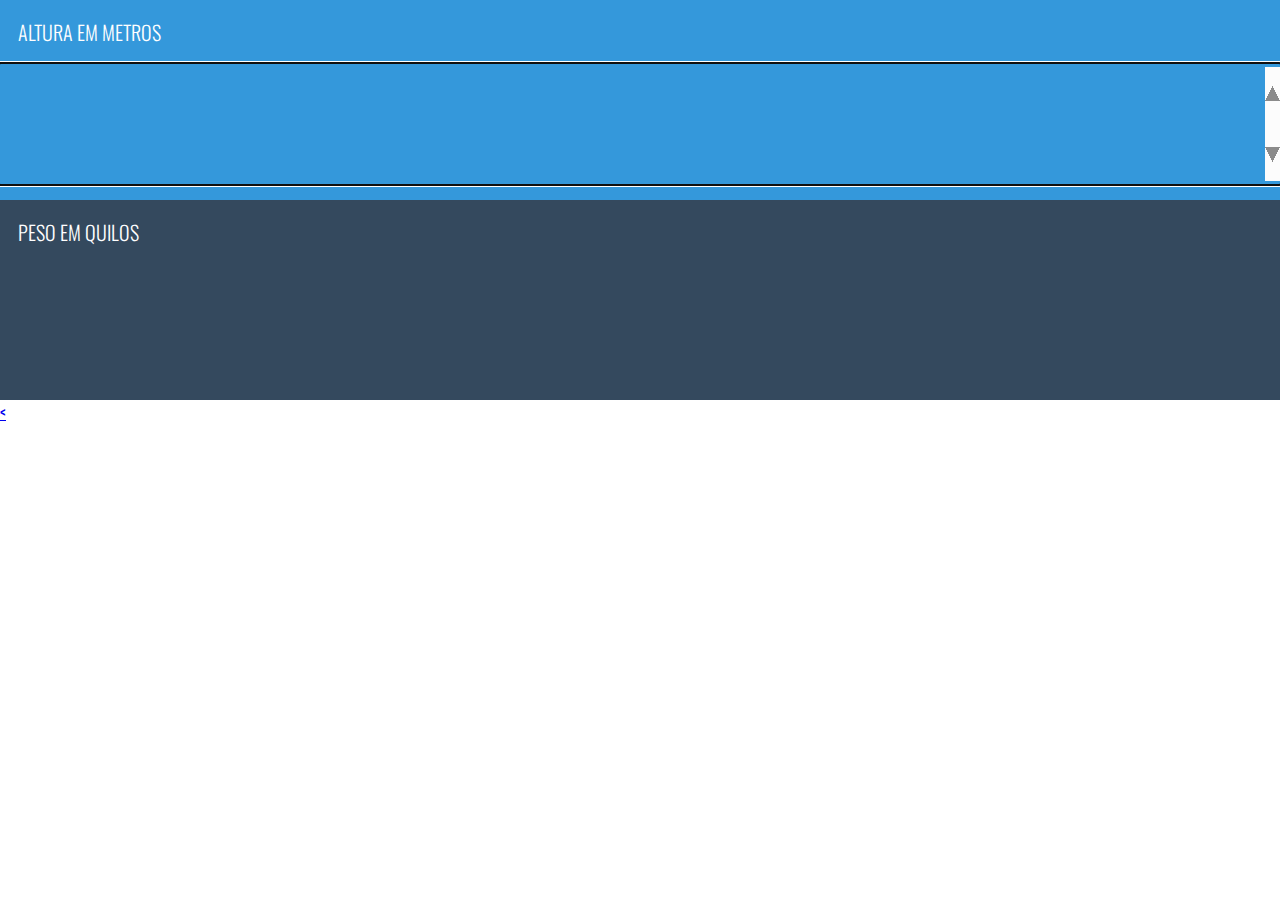
<file: projeto-011/imc.html>
<!DOCTYPE html>

<html lang="pt-br">
<head>
    <meta charset="UTF-8">
    <meta name="viewport" content="width=device-width, initial-scale=1.0">
    <link href="https://fonts.googleapis.com/css?family=Oswald:300" rel="stylesheet">
    <link rel="stylesheet" href="css/style.css">
    <title>Calculadora IMC</title>
</head>    

<body>

    <form action="">

        <div class="altura">
            <h2>Altura em metros</h2>
            <input type="number" name="alt" id="alt" required autofocus>
        </div>

        <div class="peso">
            <h2>Peso em quilos</h2>
            <input type="number" name="peso" id="pes" required>
        </div>

    </form>

    <div class="result">

        <a href="index.html" id="voltar"> &lt; </a>

        <span id="resultado"></span>

    </div>

    <script src="js/comportamento.js"></script>
</body>
</html>
</file>
<file: fase02/style.css>
@charset "UTF-8";

body {
    background-color: orange;
}
</file>
<file: projeto-001/style.css>
@charset "UTF-8";

body {
    width: 100%;
    margin: auto;       
    background-color: #ecf0f1;
    font-family: arial, sans-serif; 
    font-size: 18px;    
}

h1 {        
    margin: auto;         
    text-align: center;     
}

h2 {     
    margin: auto;      
    text-align: center;        
    color: rgba(0,0,0,.6);    
    text-transform: uppercase; 
    font-size: 16px;       
}

ul {
    width: 95%;                     
    margin: 12px auto auto auto;
    padding: 0px;    
    list-style-type: none;      
}

li {
    margin: 12px auto 12px auto;    
    padding: 10px;     
    background-color: #9b59b6;
    color: #ffffff;    
}
</file>
<file: projeto-002/css/style.css>
@charset "UTF-8";
@import url('https://fonts.googleapis.com/css?family=Open+Sans');

* {
    margin: 0;
    padding: 0;
}

body {
    width: 100%;       
    background-color: #e6e6e6;
    font-family: 'Open Sans', sans-serif;
}

section#noticias {
    width: 95%;
    margin: 0 auto;    
    display: flex;
    flex-flow: column;
    align-items: center;    
}

section#noticias article {
    width: 100%;
    margin-bottom: 10px; 
    margin-top: 10px;                            
    box-shadow: 0 1px 1px rgba(153,153,153,.5);
    border-radius: 0 0 2px 2px;
    background-color: #ffffff;        
}

section#noticias img {
    width: 100%;
    border-radius: 2px 2px 0 0;   
}

article h2.titulo-not {    
    padding: 8px 5px 0 5px;
    text-align: justify;
    line-height: 19px;                
    color: #b5000d;
    font-size: 16px;
    font-weight: 700px;        
}

article a {
    text-decoration: none;
}

article span.local {       
    padding-left: 5px;
    padding-right: 8px;    
    color: #333333;
    font-size: 14px;
    font-weight: 600;    
    text-transform: uppercase;
}

article span.hora {    
    color: #999999;
    font-size: 11px;
    font-weight: 300;    
    text-transform: uppercase;    
}

article p.not {    
    padding: 8px 5px 15px 5px;
    text-align: justify;               
    color: #333333;
    font-size: 14px;
    font-weight: 300;   
}
</file>
<file: projeto-003/css/style.css>
@charset  "UTF-8";
@import url('https://fonts.googleapis.com/css?family=Roboto:300,400,500');

body {
    width: 100%;             
    background-color: #745cc1;    
    font-family: 'Roboto', sans-serif;            
}

div img {
    display: block;    
    margin: 80px auto 56px auto;   
}

form {
    text-align: center;                         
}

input {
    border: none;
    outline: none;
    width: 90%;                          
}

::-webkit-input-placeholder {
    color: #ffffff;
 }


input#email[type="email"] {
    margin-bottom: 56px;         
    border-bottom: 1px solid #ffffff;    
    background-color: transparent;
    color: #ffffff;       
    font-size: 18px;
    font-weight: 300;          
}

input#senha[type="password"] {
    margin-bottom: 56px;         
    border-bottom: 1px solid #ffffff;    
    background-color: transparent;
    color: #ffffff;       
    font-size: 18px;
    font-weight: 300;          
}


input#login[type="submit"] {
    width: 90%;
    height: 50px;      
    border-radius: 40px;
    background-color: #ffffff;
    color: #39393a;
    text-transform: uppercase;
    font-weight: 500;
    font-size: 18px;
    box-shadow: 0 2px 3px rgba(0,0,0,.7); 
    cursor: pointer;    
}

a {
    display: block;
    margin-top: 6px;     
    text-decoration: none;
    text-shadow: 0 1px 1px rgba(0, 0, 0,.7);
    color: #ffffff; 
    font-size: 14px;
    font-weight: 400;
}
</file>
<file: projeto-004/css/style.css>
@charset "UTF-8";
@import url('https://fonts.googleapis.com/css?family=Oswald:500');

body {
    width: 100%;   
}

ul {
    list-style-type: none; 
    margin: 0;
    padding: 0;      
}

li {
    width: 100%;
    height: 150px;
    margin-bottom: 3px;
    background-color: #27ae60;     
}

li:hover {
    background-color: #70ca96;
}

li.naofinalizado {
    background-color: #4a4a4a;
}

li.naofinalizado:hover {
    background-color: #707070;
}

li a { 
    display: block;                
    text-decoration: none;          
}

img.marcacao {                  
    margin: 55px 23px 55px 28px;    
}

p {
    display: inline-block;    
    position: absolute;
    margin: 60px auto 60px auto;
    font-family: 'Oswald', sans-serif;
    font-size: 20px;
    text-transform: uppercase;
    color: #ffffff;
    letter-spacing: 2px;             
}

img.seta { 
    float: right;                   
    margin: 60px auto 60px auto;
    padding-right: 32px;        
}
</file>
<file: projeto-005/css/style.css>
@charset "UTF-8";
@import url('https://fonts.googleapis.com/css?family=Roboto:400,500');

body {        
    background-color: #9b9b9b;
    padding: 45px;
}

table {
    width: 100%;      
    background-color: #ffffff;    
    border-radius: 0 0 3px 3px;
    box-shadow: 0 2px 5px rgba(0, 0, 0, 0.26);
    border-collapse: collapse;
    font-family: 'Roboto', sans-serif;
}

table caption {      
    background-color: #ffffff;
    text-align: left;
    padding: 20px;
    font-size: 20px;
    font-weight: 500;
    border-radius: 3px 3px 0 0;
    box-shadow: 0 -2px 3px rgba(0, 0, 0, 0.26);
}

th, td {
    text-align: left;
    border-bottom: 1px solid #979797;    
    padding: 20px 0 20px 0;
}

th {    
    font-size: 13px;
    font-weight: 500;
}

td {
    font-size: 13px;
    font-weight: 400;
}

.box {
    width: 15px;
    height: 15px; 
    padding:0 25px 0 20px;  
}

tbody tr:hover {
    background-color: #d8d7d7;
}

tfoot td { 
    border: none;     
    text-align: right;    
    font-size: 12px;
    font-weight: 400;
    color: rgba(0,0,0,.5);  
}

tfoot td span {
    margin-right: 10px;
    margin-left: 30px;
}

tfoot td a {
    margin-left: 50px;    
}

select {
    border: none;
}
</file>
<file: projeto-007/css/style.css>
@charset "UTF-8";

body {
    font-family: 'Loto', sans-serif;       
}

div.container {
    max-width: 960px;
    margin: 0 auto;
    display: flex;
    justify-content: space-between;
}

header {
    margin-bottom: -88px;
}

header h1 { 
    margin: 0;      
    background-image: url('../imagens/logo.png'); 
    background-repeat: no-repeat;
    width: 177px;
    height: 78px; 
    margin-top: 10px; 
}

header h1 span {
    visibility: hidden;
}

/** Formatação Menu **/

header nav ul {
    margin: 0;    
    padding-right: 50px;
    margin-top: 25px;
}

header nav li {
    list-style: none;
    display: inline-block;
    padding-right: 80px;
}

header nav li a {       
    text-decoration: none;
    color: rgb(255,255,255);    
    font-size: 20px;
    font-weight: 500; 
    transition: 1s;      
}

header nav li a:hover {  
    padding: 10px 20px 10px 20px;    
    border: 1px solid rgb(255,255,255);
    border-radius: 3px;
    transition: 1s;     
}

section#topo {
    background-image: url('../imagens/background.png');
    background-size: cover;
    height: 700px;    
}

section#topo div.chamada {
    margin-top: 230px;
    color: rgb(255,255,255);
    text-align: center;    
}

section#topo div.chamada h2 {
    margin: 0;
    margin-bottom: 10px;    
    font-size: 50px;
    font-weight: 500;    
}

section#topo div.chamada p {
    margin: 0;
    margin-bottom: 30px;    
    font-size: 34px;          
}

section#topo div.chamada a { 
    display: block;
    padding-top: 20px;
    padding-bottom: 20px;      
    text-decoration: none;
    color: rgb(255,255,255);
    font-size: 32px;      
    background-color: #ff3d7f;    
    box-shadow: 0 6px 0 #a32751;
    border-radius: 3px;    
}

section#conheca {
    padding: 70px;
}

section#conheca img {
    width: 380px;
    height: 397px;
}

section#conheca div.texto {
    padding-left: 100px;
}

section#conheca div.texto h2 {
    font-size: 36px;
    font-weight: 500;
}

section#conheca div.texto p {
    margin-bottom: 50px;
    text-align: justify;
    font-size: 24px;
    font-weight: 400;    
}

section#conheca div.texto a {
    display: block;
    width: 60%;
    padding-top: 20px;
    padding-bottom: 20px;  
    text-decoration: none;
    color: rgb(255,255,255);
    font-size: 28px;      
    background-color: #ff3d7f;      
    box-shadow: 0 6px 0 #a32751;
    border-radius: 3px;
    text-align: center;
}

section#depoimentos {     
    background-color: #ebe8fb;
    border-top: 3px solid #511099;    
}

section#depoimentos div.container {
   display: block;
   text-align: center;
   padding: 60px;
}

section#depoimentos img {
    width: 151px;
    height: 150px;
}

section#depoimentos p {
    font-size: 24px;
}

section#convite {        
    padding-top: 150px;
    padding-bottom: 150px;
    background-image: url('../imagens/fundo-convite.png');
    background-repeat: no-repeat;
    background-size: cover;
}

section#convite form {
    background-color: rgba(255,255,255,.7);
    padding: 10px;
    width: 70%;
    border-radius: 3px;    
}

section#convite div.container {
    flex-direction: column;
    align-items: center;
 }

 section#convite input {
     padding: 30px;
     width: 75%;
     background-color: transparent;
     border: none;
 }

 section#convite button {
     background-image: url('../imagens/botao.png');
     background-repeat: no-repeat;
     background-color: transparent;
     border: none;
     width: 87px;
     height: 43px;
 }

 section#convite button:hover {
     cursor: pointer;
 }

 section#convite button span {
     visibility: hidden;
 }

 footer {
     margin-top: 4px;
     padding-top: 30px;
     padding-bottom: 30px;
     background-color: #2a0157;
     color: rgb(255,255,255);      
     letter-spacing: 0.5px;   
 }

 footer div.container {
     flex-direction: column;
     align-items: center;
     font-size: 18px;
     font-weight: 300;
 }


@media (max-width: 600px) {
    header nav {
        display: none;
    }

    header h1 {
        margin-left: 20px;
    }

    section#topo {
        padding: 10px;
    }

    section#conheca div.container {
        flex-direction: column;
        align-items: center;
    }

    section#conheca div.container div.texto {
        padding: 10px;
    }

    section#conheca div.container div.texto a {
        width: 100%;
    }

    section#convite form {
        display: block;
        text-align: center;
    }
}
</file>
<file: projeto-008/css/style.css>
@charset "UTF-8";

body {
    width: 100%;    
    font-family: Arial, sans-serif;    
}

header div#header {
    width: 100%;
    height: 80px;
    margin: 0;
    padding: 0; 
    background-color: #242536;  
}

header div#header h1 {    
    width: 19%;
    height: 80px;
    margin: 0;
    padding: 0;            
    background-image: url('../imagens/logo.png');
    background-repeat: no-repeat; 
    background-position: center;
    background-color: #141524;          
}

header div#header h1 span {
    visibility: hidden;   
}

header div#header div#img {    
    position: relative;
    float: right;
    margin-top: -55px;
    padding-right: 30px;
}

section div#section { 
    position: absolute;
    left: 256px;
    width: 95%;
    height: 1000px;
    background-color: #f5f5f5;  
}

section div#section header {
    height: 55px;
    padding: 10px;
    background-color: rgb(255, 255, 255);
    box-shadow: 0 1px 0 rgba(0, 0, 0, 0.08);
}

section div#section header nav ul {
    list-style: none;
    margin: 0;
    padding: 0;
}

section div#section header nav ul li {    
    display: inline-block;    
    padding-top: 20px;
    padding-left: 41px;    
}

section div#section header nav ul li a {
    text-decoration: none;
    color: rgb(0,0,0);
    text-transform: uppercase;
    font-size: 14px;
    font-weight: 700;
}

section div#section header nav ul li a:hover {
    padding-bottom: 26px;
    color: #ffb946;
    border-bottom: 2px solid #ffb946;
}

div#form {
    margin: 20px;
    padding: 15px 30px 30px 30px;    
    border: 1px solid rgba(0, 0, 0, 0.08);
    border-radius: 4px;
    background-color: #ffffff;
}

div#form form img {
    padding-left: 12px;
}

div#form form h2 {      
    font-size: 20px;
    font-weight: 700;
    color: #161616;
}

div#form form input {
    height: 40px;
    margin-bottom: 10px;  
    border: 1px solid #dddddd;
    border-radius: 4px;
    font-size: 16px;
    font-weight: 400;
    color: #000000;
}

div#form form select {
    padding-left: 15px; 
    height: 40px;
    margin-bottom: 10px;  
    border: 1px solid #dddddd;
    border-radius: 4px;
}

div#form form p {    
    margin: 0;
    padding: 0;
    width: 385px;
    margin-bottom: 26px;
    font-size: 12px;
    font-weight: 400;    
}

div#form h2#pass {
    margin-top: 50px; 
    margin-bottom: 10px;   
}

div#form h2#any {
    margin-top: 50px; 
    margin-bottom: 15px;      
}

div#form form input.check {
    width: 16px;
    height: 16px;    
    margin-bottom: 15px;
    background-color: #ffffff;
    border-radius: 2px;   
}

div#form form label {  
    position: absolute;   
    font-size: 14px;
    font-weight: 400px;    
}

::-webkit-input-placeholder {
    padding-left: 12px;
}

div#form form button {
    margin-top: 30px;
    border: none;
    padding: 10px 200px;
    background-color: #3aca60;
    color: #ffffff;
    text-transform: uppercase;
    border-radius: 4px;
    font-size: 16px;
    font-weight: 700;
    cursor: pointer;
}

aside div#menu nav {   
    height: 990px;  
    background-color: #242536; 
}

aside div#menu nav ul {
    list-style: none;    
    margin: 0;
    padding: 0;      
}

aside div#menu nav ul li {
    width: 15%;                     
    padding: 20px 70px;          
    background-position: 40px;
    border-left: 4px solid rgba(255,255,255,0);  
}

aside div#menu nav ul li#balance {
    background-image: url('../imagens/cifrao.png');
    background-repeat: no-repeat;    
}

aside div#menu nav ul li#dash {
    background-image: url('../imagens/dash.png');
    background-repeat: no-repeat; 
}

aside div#menu nav ul li#base {
    background-image: url('../imagens/base.png');
    background-repeat: no-repeat;
}

aside div#menu nav ul li#projects {
    background-image: url('../imagens/cubos.png');
    background-repeat: no-repeat;
}

aside div#menu nav ul li#settings {
    background-image: url('../imagens/settings.png');
    background-repeat: no-repeat;
}

aside div#menu nav ul li#balance span {
    padding-right: 80px;
}

aside div#menu nav ul li small {
    font-size: 14px;
    font-weight: 600;
    color: rgba(255,255,255,.6);    
}

aside div#menu nav ul li#base small {
    padding-left: 60px;
}

aside div#menu nav ul li#projects small {
    padding-left: 70px;
}

aside div#menu nav ul li a {                        
    text-decoration: none;
    color: rgb(255,255,255);
    font-size: 14px;
    font-weight: 700;
}

aside div#menu nav ul li:hover {      
    cursor: pointer;
    background-color: #151524; 
    border-left: 4px solid #ffb946;   
}
</file>
<file: projeto-009/css/style.css>
@charset "UTF-8";
@font-face {
    font-family: 'muliextrabold';
    src: url('../fonts/muli-extrabold-webfont.woff2') format('woff2'),
         url('../fonts/muli-extrabold-webfont.woff') format('woff');
    font-weight: normal;
    font-style: normal;
}

@font-face {
    font-family: 'muliextralight_italic';
    src: url('../fonts/muli-extralightitalic-webfont.woff2') format('woff2'),
         url('../fonts/muli-extralightitalic-webfont.woff') format('woff');
    font-weight: normal;
    font-style: normal;
}

@font-face {
    font-family: 'muliregular';
    src: url('../fonts/muli-regular-webfont.woff2') format('woff2'),
         url('../fonts/muli-regular-webfont.woff') format('woff');
    font-weight: normal;
    font-style: normal;
}

body {
    width: 100%; 
    background-color: rgba(23,23,23,0.35);    
}

div.checkout {
    display: flex;
    flex-flow: row wrap;
    margin: 40px auto;
    width: 60%;
    height: 550px;
    background-color: #ebebeb;
    box-shadow: 0 2px 4px rgba(0, 0, 0, 0.27);
}

header {
    display: flex;
    align-items: center;
    width: 100%;
    height: 41px;
    background-color: #fff;   
    border-bottom: 1px solid #dddcde;
}

header h2 {
    margin: 0; padding: 0;
    padding-left: 15px;     
    display: inline-block;    
    color: #5e5f5f;
    font-size: 18px;
    font-family: 'muliextrabold', sans-serif;         
}

header ul {
    display: inline-block;
    margin: 0; padding: 0;
    list-style-type: none;    
    padding-left: 15px;;        
}

header ul li {
    display: inline-block;
    padding-right: 1px;
    font-size: 12px;
    font-family: 'muliregular', sans-serif;       
}

header ul li#payment {
    font-family: 'muliextrabold', sans-serif;      
}

header ul li a {
    text-decoration: none;
    color: rgba(74,74,74,.5);
}

header a#fechar {    
    background-image: url('../imagens/x.png');
    background-repeat: no-repeat;    
    width: 17px;
    height: 17px;
    margin-left: 420px;
}

header a#fechar span {
    visibility: hidden;
}

section.cards {
    margin: 0; padding: 0;
    width: 52.8%;
    height: 508px;
    background-color: #fff;
    border-right: 1px solid #dddcde;
}

section.cards h3 {
    margin: 0; padding: 0;
    margin-top: 8px;
    margin-bottom: 5px;
    margin-left: 17px;
    font-family: 'muliregular', sans-serif;      
    color: #878889;
    font-size: 16px; 
}

section.cards div.cardflag {
    display: inline-block; 
    margin: 0; padding: 0;
    margin: 5px;
    margin-left: 17px;
    padding: 13px 3px 13px 3px;    
    width: 109px;
    height: 70px;        
    text-align: center;   
}

section.cards div.cardflag span {
    margin: 0; padding: 0;
    font-family: 'muliregular', sans-serif;
    font-size: 12px;
    color: #acafb1; 
}

section.cards div.cardflag:hover {
    padding: 12px 2px 12px 2px;     
    background-color: #f5f9fd;
    border: 1px solid #d1e2f6;
    border-radius: 3px;
    cursor: pointer;
}

section.cards h3#nc {
    margin: 0; padding: 0;
    margin: 0 10px 25px 10px;
    padding: 0 0 5px 6px;
    border-bottom: 1px solid rgba(151,151,151,0.2);
}

section.cards form {
    margin: 0; padding: 0;
    margin: 6% 16%;
}

section.cards form input {    
    border: 1px solid #dedede;
    border-radius: 2px;
    font-family: 'muliregular', sans-serif;
    font-size: 14px;
    padding-left: 12px;
}

section.cards form input.namenumber {
    width: 270px;
    height: 40px;
    margin-bottom: 25px;
}

section.cards form input.va {
    width: 149px;
    height: 40px; 
    margin-right: 8px;  
}

section.cards form input.cod {
    width: 96px;
    height: 40px;
}

::-webkit-input-placeholder {
    color: #c4cbd0;
}

section.cards form input.check {
   margin-top: 20px;
   margin-right: 5px;
}

section.cards form label {
    font-size: 14px;
    color: #777879;
    font-family: 'muliregular', sans-serif;
}

section.cards form button {
    display: block;
    width: 289px;
    height: 44px;
    margin-top: 30px;
    background-color: #8bd638;
    border: none;
    border-radius: 2px;
    color: rgb(255,255,255);
    font-size: 16px;
    font-family: 'muliextrabold', sans-serif;
    cursor: pointer;
}

section.products {    
    width: 47%;
    height: 508px;    
    background-color: #ebebeb;
}

section.products p {
   width: 320px; 
   height: 49px;
   margin: 0; padding: 0;   
   margin-left: 20px;
   margin-top: 10px;
   padding-bottom: 15px;  
   border-bottom: 1px solid rgba(155,155,155,0.2);      
}

section.products p span{
    display: flex;
    flex-flow: column;      
    margin-left: 55px; 
    margin-bottom: 4px;       
}

section.products p.bota {    
    background-image: url('../imagens/bota.png');
    background-repeat: no-repeat; 
    margin-top: 25px;    
}

section.products p.mochila {
    background-image: url('../imagens/mochila.png');
    background-repeat: no-repeat;
}

section.products p.bolsa {
    background-image: url('../imagens/bolsa.png');
    background-repeat: no-repeat;
}

section.products p.cachecol {
    background-image: url('../imagens/cachecol.png');
    background-repeat: no-repeat;
    padding-bottom: 75px;    
} 

section.products p span.productname {
    display: inline-block;
    font-size: 12px;
    font-family: 'muliextrabold', sans-serif; 
    color: #777879;
}

section.products p span.value {      
    float: right;
    margin-right: 10px;   
    color: #777879;
    font-size: 12px;
    font-family: 'muliextrabold', sans-serif; 
}

section.products p span.color {     
    font-size: 10px;    
    font-family: 'muliextralight_italic', sans-serif;
    color: #4a4a4a;
}

section.products p span.quantity { 
    display: flex;
    flex-direction: row;            
    font-family: 'muliextrabold', sans-serif;
    font-size: 10px;
    color: #9c9c9c;           
}

section.products p span.number {
    margin: 0; padding: 0;
    padding-left: 5px;
    font-size: 10px;
    color: #9c9c9c;
    font-family: 'muliregular', sans-serif;   
}

section.products span.subtotal { 
    display: block;   
    margin: 0; padding: 0;
    margin-top: 10px;
    margin-left: 20px;  
    border: none;
    font-size: 12px;
    font-family: 'muliregular', sans-serif; 
    color: #777879;
}

section.products span.a1 {
    float: right;
    margin-right: 56px;
    font-size: 12px;
    font-family: 'muliregular', sans-serif; 
    color: #777879;
}

section.products h3 {
    width: 320px;
    margin-left: 20px; 
    margin-top: 10px;    
    padding-top: 20px;
    font-size: 12px;
    color: #777879;
    font-family: 'muliextrabold', sans-serif;
    border-top: 1px solid rgba(155,155,155,0.2); 
}

section.products h3 span {
    margin-left: 238px;
}
</file>
<file: projeto-011/css/style.css>
@charset "UTF-8";

body {
    margin: 0; padding: 0;
    font-family: 'Oswald', sans-serif;
}

form {
    display: flex;
    flex-flow: column;
    align-items: center;
}

form h2 {
    font-size: 1.250em;
    font-weight: 300;
    color: #fff;
    padding-left: 20px;
    text-transform: uppercase;
}

form div {
    height: 200px; 
    background-color: #3498db;
}

form div input {
    width: 100vw;
    height: 120px;
    border: none;
    background-color: #3498db;
    font-size: 6.250em;
    color: #fff;
    font-weight: 300;
    text-align: center;
}

form div.peso {
    background-color: #34495e;
}

form div.peso input {
    background-color: #34495e;
}

form a {
    text-align: center;
    text-decoration: none;    
    margin-top: 10px;
    width: 95vw;
    height: 185px;    
    border-radius: 4px;
    background-color: #27ae60;
    color: #fff;
    font-size: 4.500em;
    cursor: pointer;
    box-shadow: 0 6px 0 #245b3b;
}
</file>
